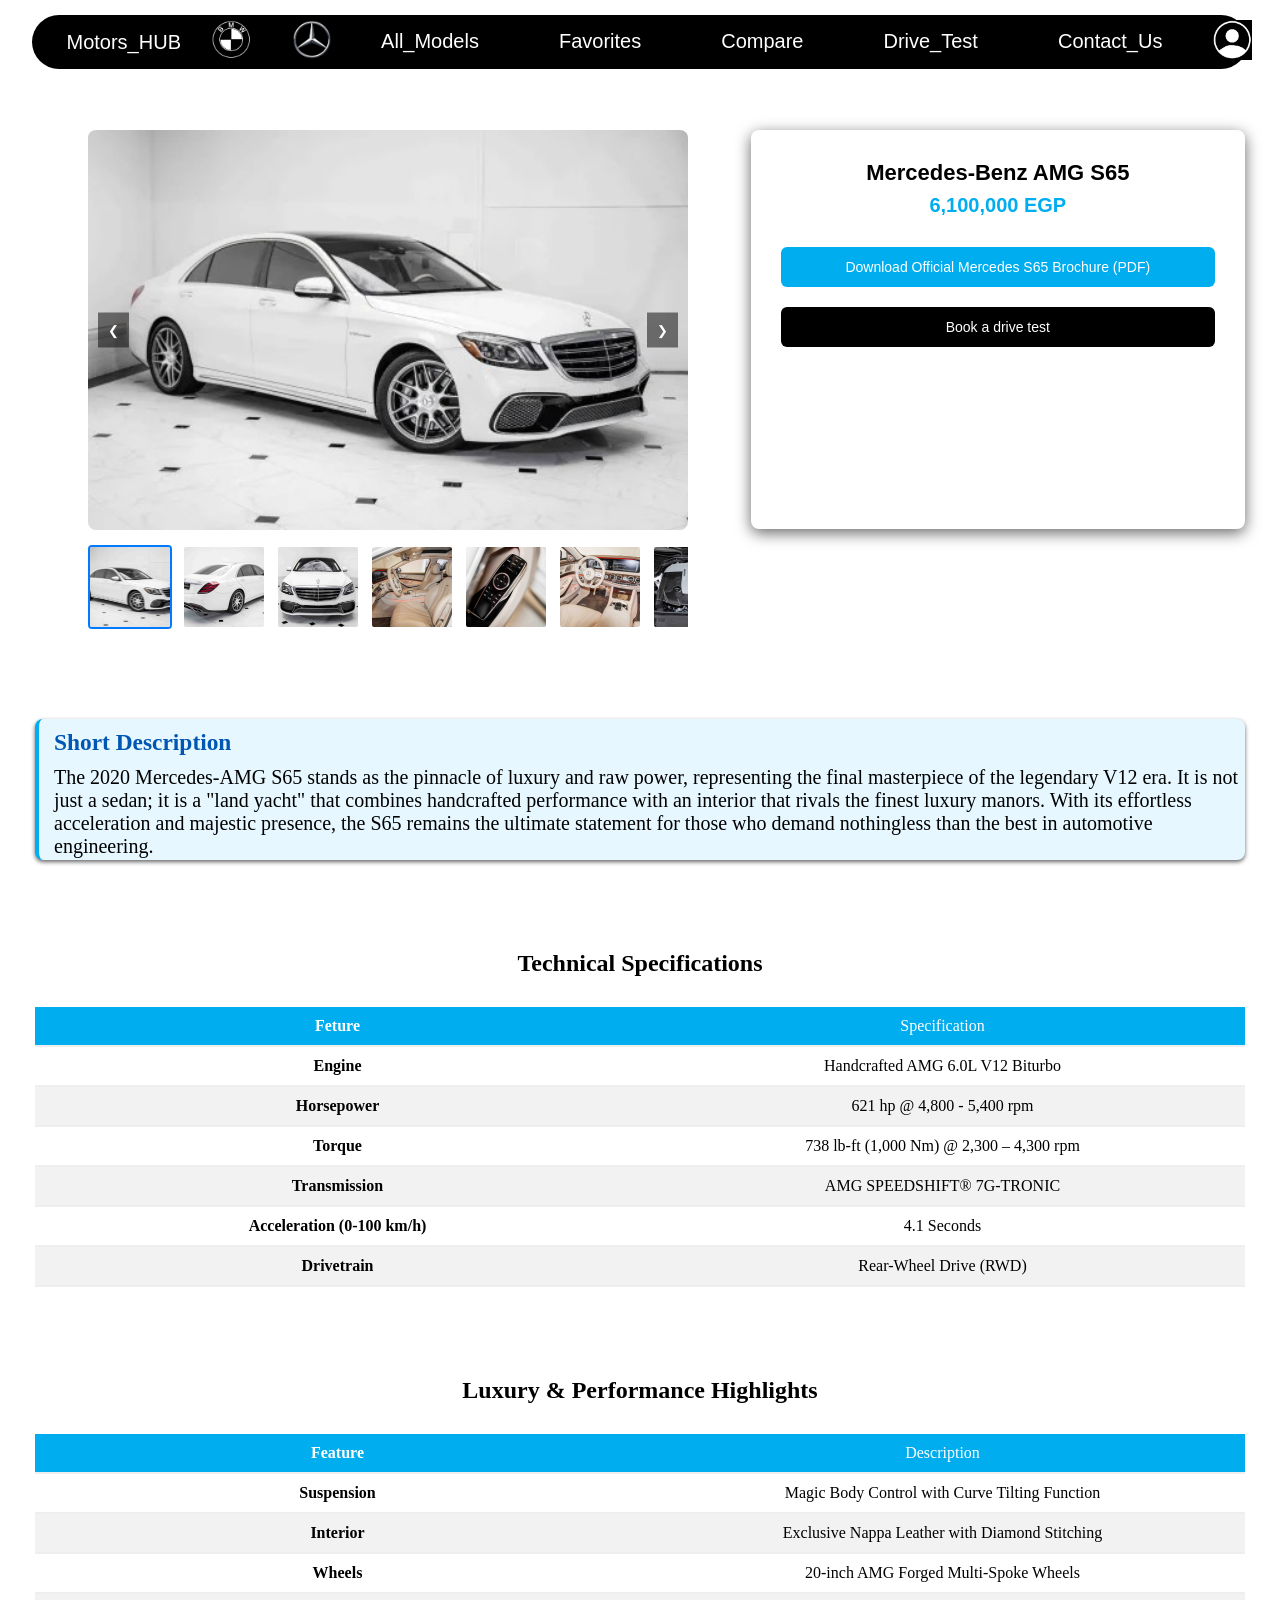
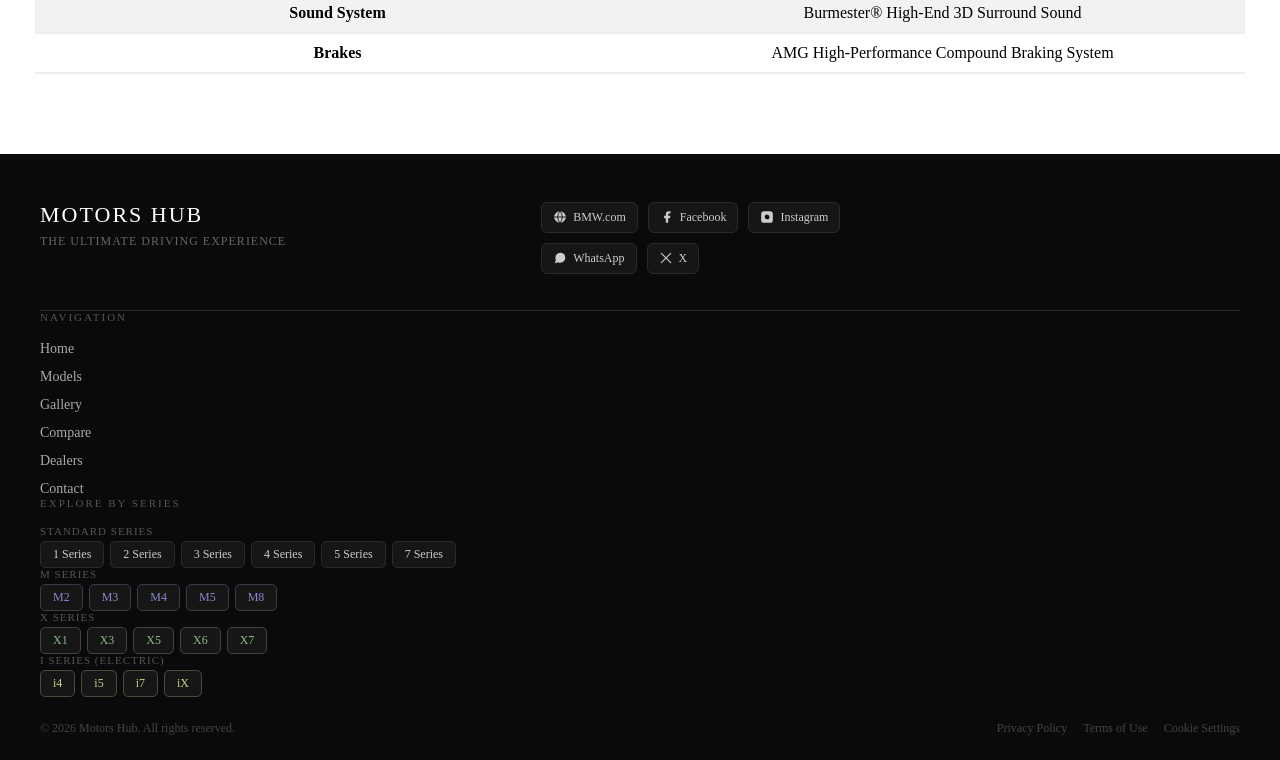
<file: car 2.html>
<!DOCTYPE html>
<html>
    <head>
        <meta charset="UTF-8">
        <link rel="stylesheet" href="css/style_1.css">
        <link rel="stylesheet" href="css/theme.css">
        <title>Mercedes-AMG S65</title>
    </head>
    <body>
        <header>
             <nav>
                <a href="index_1.html">
                    <button>Motors_HUB</button>
                </a>  
                <div class="logos">                 
                    <a href="index_1.html">
                        <img src="images/logo.jpg" alt="Logo" class="logo">
                    </a>
                    <a href="index_1.html">
                        <img src="images/mlogo.jpg" alt="Logo" class="logo">
                    </a>
                </div>
                <div class="button">
                    <a href="All models.html">
                         <button>All_Models</button>
                    </a>
                    <a href="favorites.html">
                         <button>Favorites</button>
                    </a>
                    <a href="compare.html">
                         <button>Compare</button>
                    </a>
                    <a href="drive test.html">
                        <button>Drive_Test</button>
                    </a>
                    <a href="contact_us.html" title="Contact">
                        <button>Contact_Us</button>
                    </a>
                        <a href="login.html"  title="Login">
                        <img src="images/login.jpg" alt="Logo" class="logo">
                    </a>
                </div>
                <button type="button" class="theme" onclick="switchTheme()">theme</button>
            </nav>
        </header>
        <main>
            <section>
                <div class="package">
                    <div class="gallery">
                        <div class="main">
                            <img id="current" src="photos/car 2/mercedes-benz amg S 65.jpg">
                            <button class="btn prev" onclick="changeSlide(-1)">&#10094</button>
                            <button class="btn next" onclick="changeSlide(1)">&#10095</button>
                        </div>
                        <diV class="thumb">
                            <img class="product active" src="photos/car 2/mercedes-benz amg S 65.jpg" onclick="setMainImage(this)">
                            <img class="product" src="photos/car 2/2.jpg" onclick="setMainImage(this)">
                            <img class="product" src="photos/car 2/3.jpg" onclick="setMainImage(this)">
                            <img class="product" src="photos/car 2/4.jpg" onclick="setMainImage(this)">
                            <img class="product" src="photos/car 2/5.jpg" onclick="setMainImage(this)">
                            <img class="product" src="photos/car 2/6.jpg" onclick="setMainImage(this)">
                            <img class="product" src="photos/car 2/7.jpg" onclick="setMainImage(this)">
                            <img class="product" src="photos/car 2/8.jpg" onclick="setMainImage(this)">
                            <img class="product" src="photos/car 2/9.jpg" onclick="setMainImage(this)">
                        </diV>
                    </div>
                    <div class="info">
                        <P class="car-data">Mercedes-Benz AMG S65</P>
                        <P class="car-data-price">6,100,000 EGP</P>
                        <button type="button"><a href="document/Mercedes-Benz S65.pdf">Download Official Mercedes S65 Brochure (PDF)</a></button>
                        <button type="button"><a href="drive test.html">Book a drive test</a></button>
                    </div>
                </div>
                <div class="paragraph">
                    <h3 class="Description">Short Description</h3>
                    <p class="text">The 2020 Mercedes-AMG S65 stands as the pinnacle of luxury and raw power,
                        representing the final masterpiece of the legendary V12 era.
                        It is not just a sedan; it is a "land yacht" that combines handcrafted
                        performance with an interior that rivals the finest luxury manors.
                        With its effortless acceleration and majestic presence,
                        the S65 remains the ultimate statement for those who demand nothingless than the best in automotive engineering.
                    </p>
                </div>

                <h2 class="table-title">Technical Specifications</h2>
                <table>
                    <thead>
                        <tr class="head">
                            <th>Feture</th>
                            <td>Specification</td>
                        </tr>
                    </thead>

                    <tr>
                        <th class="feature name">Engine</th>
                        <td class="feature function">Handcrafted AMG 6.0L V12 Biturbo</td>
                    </tr>

                    <tr>
                        <th class="feature name">Horsepower</th>
                        <td class="feature function">621 hp @ 4,800 - 5,400 rpm</td>
                    </tr>

                    <tr>
                        <th class="feature name">Torque</th>
                        <td class="feature function">738 lb-ft (1,000 Nm) @ 2,300 – 4,300 rpm</td>
                    </tr>

                    <tr>
                        <th class="feature name">Transmission</th>
                        <td class="feature function">AMG SPEEDSHIFT® 7G-TRONIC</td>
                    </tr>

                    <tr>
                        <th class="feature name">Acceleration (0-100 km/h)</th>
                        <td class="feature function">4.1 Seconds</td>
                    </tr>

                    <tr>
                        <th class="feature name">Drivetrain</th>
                        <td class="feature function">Rear-Wheel Drive (RWD)</td>
                    </tr>
                </table>

                <h2 class="table-title">Luxury & Performance Highlights</h2>

                <table>
                    <thead>
                        <tr class="head">
                            <th>Feature</th>
                            <td>Description</td>
                        </tr>
                    </thead>

                    <tr>
                        <th class="feature name">Suspension</th>
                        <td class="feature function">Magic Body Control with Curve Tilting Function</td>
                    </tr>

                    <tr>
                        <th class="feature name">Interior</th>
                        <td class="feature function">Exclusive Nappa Leather with Diamond Stitching</td>
                    </tr>

                    <tr>
                        <th class="feature name">Wheels</th>
                        <td class="feature function">20-inch AMG Forged Multi-Spoke Wheels</td>
                    </tr>

                    <tr>
                        <th class="feature name">Sound System</th>
                        <td class="feature function">Burmester® High-End 3D Surround Sound</td>
                    </tr>

                    <tr>
                        <th class="feature name">Brakes</th>
                        <td class="feature function">AMG High-Performance Compound Braking System</td>
                    </tr>
                </table>
            </section>
        </main>
        <footer>
            <div class="footer-top">
                <div>
                    <p class="brand-name">MOTORS HUB</p>
                    <p class="brand-tagline">The Ultimate Driving Experience</p>
                </div>
                <div class="social-row">
                    <a class="social-btn" href="https://bmw.com" target="_blank">
                        <svg viewBox="0 0 24 24"><circle cx="12" cy="12" r="10"/><path d="M2 12h20M12 2a15.3 15.3 0 0 1 4 10 15.3 15.3 0 0 1-4 10 15.3 15.3 0 0 1-4-10 15.3 15.3 0 0 1 4-10z" fill="none" stroke="#0a0a0a" stroke-width="1.5"/></svg>
                        BMW.com
                    </a>
                    <a class="social-btn" href="https://facebook.com" target="_blank">
                        <svg viewBox="0 0 24 24"><path d="M18 2h-3a5 5 0 0 0-5 5v3H7v4h3v8h4v-8h3l1-4h-4V7a1 1 0 0 1 1-1h3z"/></svg>
                        Facebook
                    </a>
                    <a class="social-btn" href="https://instagram.com" target="_blank">
                        <svg viewBox="0 0 24 24"><rect x="2" y="2" width="20" height="20" rx="5" ry="5"/><path d="M16 11.37A4 4 0 1 1 12.63 8 4 4 0 0 1 16 11.37z" fill="#0a0a0a"/><line x1="17.5" y1="6.5" x2="17.51" y2="6.5"/></svg>
                        Instagram
                    </a>
                    <a class="social-btn" href="https://wa.me/YOUR_NUMBER" target="_blank">
                        <svg viewBox="0 0 24 24"><path d="M21 11.5a8.38 8.38 0 0 1-.9 3.8 8.5 8.5 0 0 1-7.6 4.7 8.38 8.38 0 0 1-3.8-.9L3 21l1.9-5.7a8.38 8.38 0 0 1-.9-3.8 8.5 8.5 0 0 1 4.7-7.6 8.38 8.38 0 0 1 3.8-.9h.5a8.48 8.48 0 0 1 8 8v.5z"/></svg>
                        WhatsApp
                    </a>
                    <a class="social-btn" href="https://x.com" target="_blank">
                        <svg viewBox="0 0 24 24"><path d="M4 4l16 16M20 4 4 20" stroke="currentColor" stroke-width="2" fill="none" stroke-linecap="round"/></svg>
                        X
                    </a>
                </div>
            </div>
 
            <div>
                <p class="col-title">Navigation</p>
                <ul class="nav-links">
                    <li><a href="#">Home</a></li>
                    <li><a href="#">Models</a></li>
                    <li><a href="#">Gallery</a></li>
                    <li><a href="#">Compare</a></li>
                    <li><a href="#">Dealers</a></li>
                    <li><a href="#">Contact</a></li>
                </ul>
            </div>
 
            <div class="series-grid">
                <div>
                    <p class="col-title">Explore by series</p>
                    <p class="series-label">Standard series</p>
                    <div class="badge-row">
                        <a class="badge" href="#">1 Series</a>
                        <a class="badge" href="#">2 Series</a>
                        <a class="badge" href="#">3 Series</a>
                        <a class="badge" href="#">4 Series</a>
                        <a class="badge" href="#">5 Series</a>
                        <a class="badge" href="#">7 Series</a>
                    </div>
                </div>
            </div>
            <div>
                <p class="series-label">M series</p>
                <div class="badge-row">
                    <a class="badge m" href="#">M2</a>
                    <a class="badge m" href="#">M3</a>
                    <a class="badge m" href="#">M4</a>
                    <a class="badge m" href="#">M5</a>
                    <a class="badge m" href="#">M8</a>
                </div>
            </div>
             </div>
        <div>
            <p class="series-label">X series</p>
            <div class="badge-row">
                 <a class="badge x" href="#">X1</a>
                 <a class="badge x" href="#">X3</a>
                 <a class="badge x" href="#">X5</a>
                 <a class="badge x" href="#">X6</a>
                <a class="badge x" href="#">X7</a>
            </div>
        </div>
        <div>
          <p class="series-label">i series (electric)</p>
          <div class="badge-row">
            <a class="badge i" href="#">i4</a>
            <a class="badge i" href="#">i5</a>
            <a class="badge i" href="#">i7</a>
            <a class="badge i" href="#">iX</a>
          </div>
        </div>
      </div>
 
    </div>
 

            <div class="footer-bottom">
                <p class="copyright">© 2026 Motors Hub. All rights reserved.</p>
                <div class="legal-links">
                    <a href="#">Privacy Policy</a>
                    <a href="#">Terms of Use</a>
                    <a href="#">Cookie Settings</a>
                </div>
            </div>
        </footer>
        <script src="js/gallery.js"></script>
        <script src="js/themes.js"></script>
    </body>
</html>
</file>
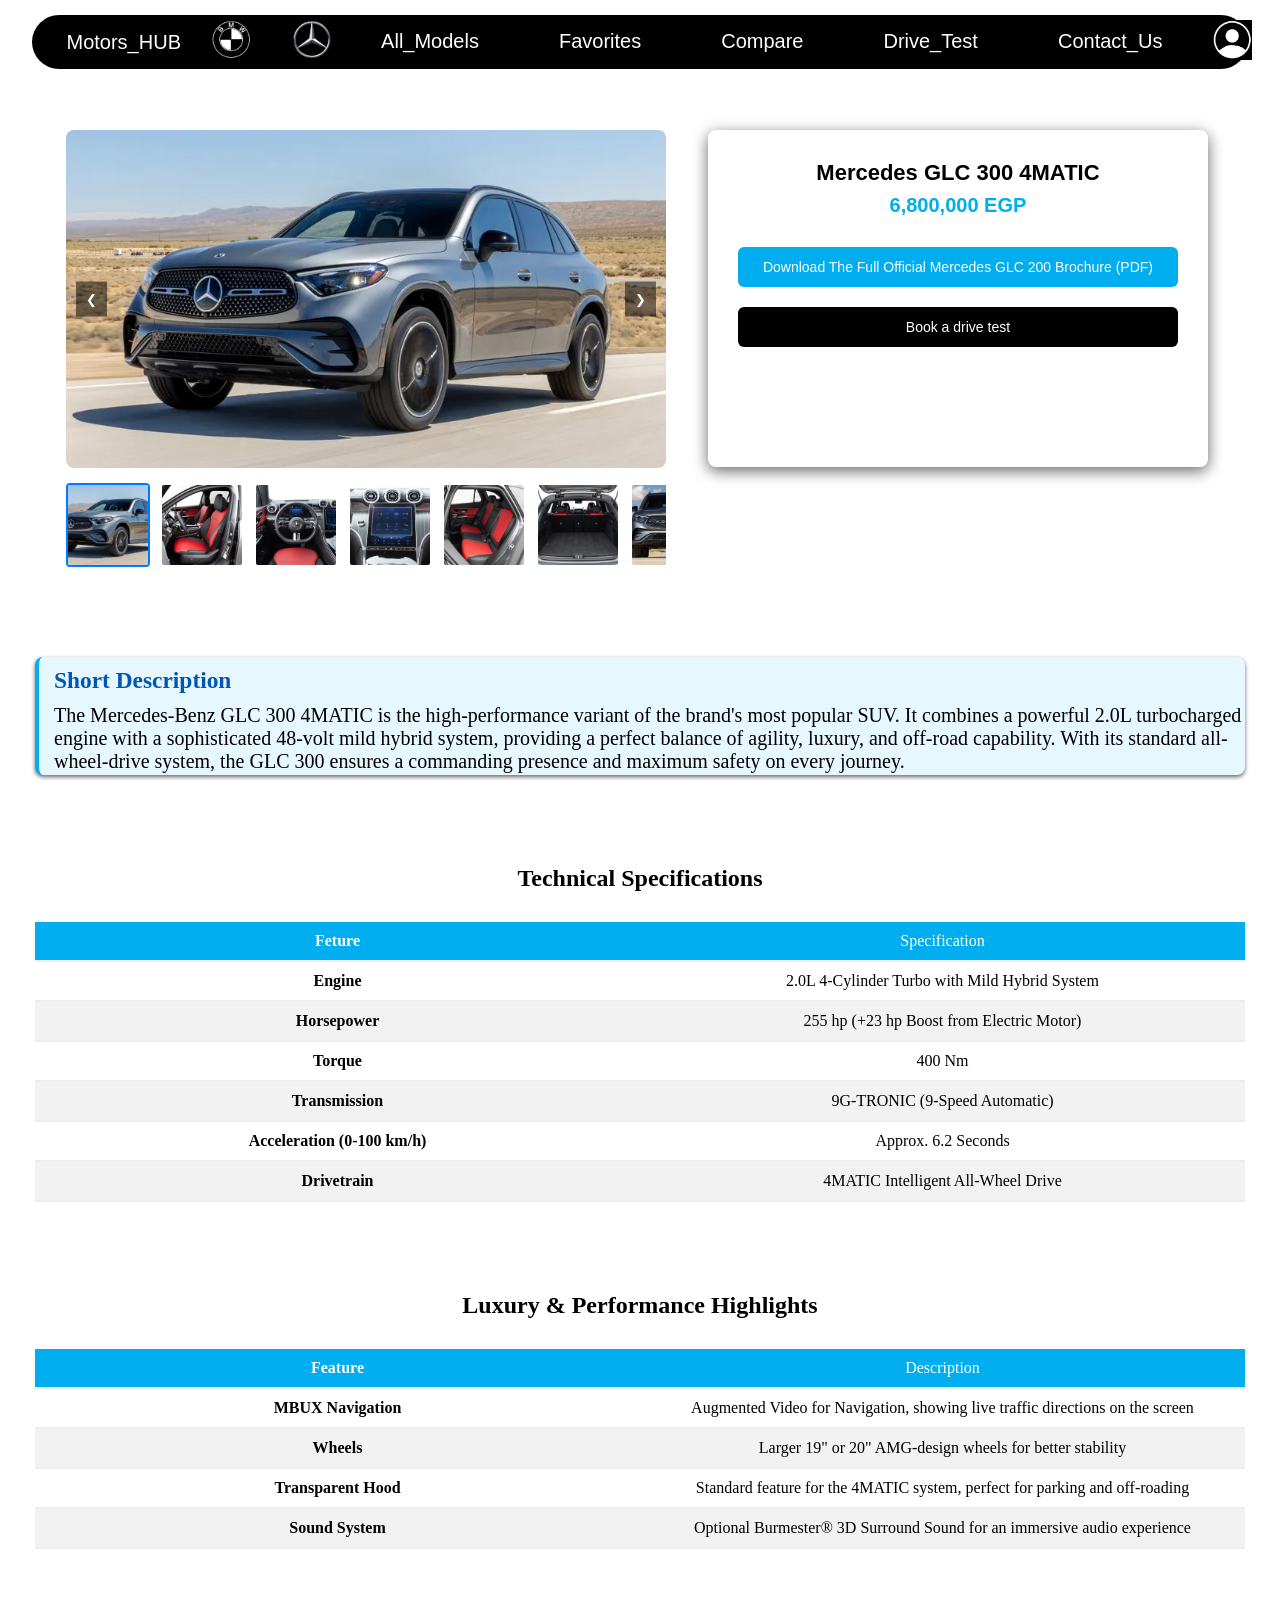
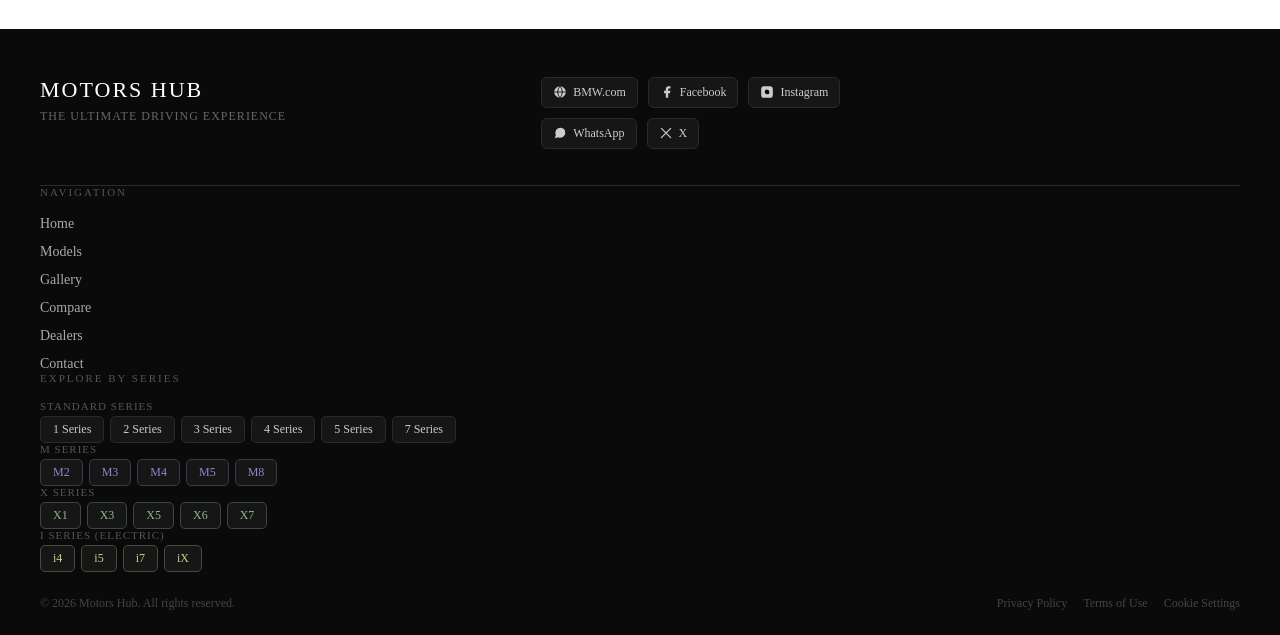
<file: car 4.html>
<!DOCTYPE html>
<html>
    <head>
        <meta charset="UTF-8">
        <link rel="stylesheet" href="css/style_1.css">
        <link rel="stylesheet" href="css/theme.css">
        <title>Mercedes GLC300</title>
    </head>
    <body>
        <header>
             <nav>
                <a href="index_1.html">
                    <button>Motors_HUB</button>
                </a>  
                <div class="logos">                 
                    <a href="index_1.html">
                        <img src="images/logo.jpg" alt="Logo" class="logo">
                    </a>
                    <a href="index_1.html">
                        <img src="images/mlogo.jpg" alt="Logo" class="logo">
                    </a>
                </div>
                <div class="button">
                    <a href="All models.html">
                         <button>All_Models</button>
                    </a>
                    <a href="favorites.html">
                         <button>Favorites</button>
                    </a>
                    <a href="compare.html">
                         <button>Compare</button>
                    </a>
                    <a href="drive test.html">
                        <button>Drive_Test</button>
                    </a>
                    <a href="contact_us.html" title="Contact">
                        <button>Contact_Us</button>
                    </a>
                        <a href="login.html"  title="Login">
                        <img src="images/login.jpg" alt="Logo" class="logo">
                    </a>
                </div>
                <button type="button" class="theme" onclick="switchTheme()">theme</button>
            </nav>
        </header>
        <main>
            <section>
                <div class="package">
                    <div class="gallery">
                        <div class="main">
                            <img id="current" src="photos/car 4/Mercedes GLC 300.jpg">
                            <button class="btn prev" onclick="changeSlide(-1)">&#10094</button>
                            <button class="btn next" onclick="changeSlide(1)">&#10095</button>
                        </div>
                        <diV class="thumb">
                            <img class="product active" src="photos/car 4/Mercedes GLC 300.jpg" onclick="setMainImage(this)">
                            <img class="product" src="photos/car 4/1.jpg" onclick="setMainImage(this)">
                            <img class="product" src="photos/car 4/2.jpg" onclick="setMainImage(this)">
                            <img class="product" src="photos/car 4/3.jpg" onclick="setMainImage(this)">
                            <img class="product" src="photos/car 4/4.jpg" onclick="setMainImage(this)">
                            <img class="product" src="photos/car 4/5.jpg" onclick="setMainImage(this)">
                            <img class="product" src="photos/car 4/6.jpg" onclick="setMainImage(this)">
                            <img class="product" src="photos/car 4/7.jpg" onclick="setMainImage(this)">
                            <img class="product" src="photos/car 4/8.jpg" onclick="setMainImage(this)">
                            <img class="product" src="photos/car 4/9.jpg" onclick="setMainImage(this)">
                            <img class="product" src="photos/car 4/10.jpg" onclick="setMainImage(this)">
                            <img class="product" src="photos/car 4/11.jpg" onclick="setMainImage(this)">
                            <img class="product" src="photos/car 4/12.jpg" onclick="setMainImage(this)">
                        </diV>
                    </div>
                    <div class="info">
                        <P class="car-data">Mercedes GLC 300 4MATIC</P>
                        <P class="car-data-price">6,800,000 EGP</P>
                        <button type="button"><a href="https://www.mbusa.com/content/dam/mb-nafta/us/brochures/pdf/MY21_GLC_WebPDF_01.29.21%20(1).pdf">Download The Full Official Mercedes GLC 200 Brochure (PDF)</a></button>
                        <button type="button"><a href="drive test.html">Book a drive test</a></button>
                    </div>
                </div>
                <div class="paragraph">
                    <h3 class="Description">Short Description</h3>
                    <p class="text">The Mercedes-Benz GLC 300 4MATIC
                         is the high-performance variant of the brand's most popular SUV.
                         It combines a powerful 2.0L turbocharged engine with a sophisticated 48-volt mild hybrid system, 
                         providing a perfect balance of agility, luxury, and off-road capability. 
                         With its standard all-wheel-drive system, the GLC 300 ensures a commanding 
                         presence and maximum safety on every journey.
                    </p>
                </div>

                <h2 class="table-title">Technical Specifications</h2>
                <table>
                    <thead>
                        <tr class="head">
                            <th>Feture</th>
                            <td>Specification</td>
                        </tr>
                    </thead>

                    <tr>
                        <th class="feature name">Engine</th>
                        <td class="feature function">2.0L 4-Cylinder Turbo with Mild Hybrid System</td>
                    </tr>

                    <tr>
                        <th class="feature name">Horsepower</th>
                        <td class="feature function">255 hp (+23 hp Boost from Electric Motor)</td>
                    </tr>

                    <tr>
                        <th class="feature name">Torque</th>
                        <td class="feature function">400 Nm</td>
                    </tr>

                    <tr>
                        <th class="feature name">Transmission</th>
                        <td class="feature function">9G-TRONIC (9-Speed Automatic)</td>
                    </tr>

                    <tr>
                        <th class="feature name">Acceleration (0-100 km/h)</th>
                        <td class="feature function">Approx. 6.2 Seconds</td>
                    </tr>

                    <tr>
                        <th class="feature name">Drivetrain</th>
                        <td class="feature function">4MATIC Intelligent All-Wheel Drive</td>
                    </tr>
                </table>

                <h2 class="table-title">Luxury & Performance Highlights</h2>

                <table>
                    <thead>
                        <tr class="head">
                            <th>Feature</th>
                            <td>Description</td>
                        </tr>
                    </thead>

                    <tr>
                        <th class="feature name">MBUX Navigation</th>
                        <td class="feature function">Augmented Video for Navigation, showing live traffic directions on the screen</td>
                    </tr>

                    <tr>
                        <th class="feature name">Wheels</th>
                        <td class="feature function">Larger 19" or 20" AMG-design wheels for better stability</td>
                    </tr>

                    <tr>
                        <th class="feature name">Transparent Hood</th>
                        <td class="feature function">Standard feature for the 4MATIC system, perfect for parking and off-roading</td>
                    </tr>

                    <tr>
                        <th class="feature name">Sound System</th>
                        <td class="feature function">Optional Burmester® 3D Surround Sound for an immersive audio experience</td>
                    </tr>
                </table>
            </section>
        </main>
        <footer>
            <div class="footer-top">
                <div>
                    <p class="brand-name">MOTORS HUB</p>
                    <p class="brand-tagline">The Ultimate Driving Experience</p>
                </div>
                <div class="social-row">
                    <a class="social-btn" href="https://bmw.com" target="_blank">
                        <svg viewBox="0 0 24 24"><circle cx="12" cy="12" r="10"/><path d="M2 12h20M12 2a15.3 15.3 0 0 1 4 10 15.3 15.3 0 0 1-4 10 15.3 15.3 0 0 1-4-10 15.3 15.3 0 0 1 4-10z" fill="none" stroke="#0a0a0a" stroke-width="1.5"/></svg>
                        BMW.com
                    </a>
                    <a class="social-btn" href="https://facebook.com" target="_blank">
                        <svg viewBox="0 0 24 24"><path d="M18 2h-3a5 5 0 0 0-5 5v3H7v4h3v8h4v-8h3l1-4h-4V7a1 1 0 0 1 1-1h3z"/></svg>
                        Facebook
                    </a>
                    <a class="social-btn" href="https://instagram.com" target="_blank">
                        <svg viewBox="0 0 24 24"><rect x="2" y="2" width="20" height="20" rx="5" ry="5"/><path d="M16 11.37A4 4 0 1 1 12.63 8 4 4 0 0 1 16 11.37z" fill="#0a0a0a"/><line x1="17.5" y1="6.5" x2="17.51" y2="6.5"/></svg>
                        Instagram
                    </a>
                    <a class="social-btn" href="https://wa.me/YOUR_NUMBER" target="_blank">
                        <svg viewBox="0 0 24 24"><path d="M21 11.5a8.38 8.38 0 0 1-.9 3.8 8.5 8.5 0 0 1-7.6 4.7 8.38 8.38 0 0 1-3.8-.9L3 21l1.9-5.7a8.38 8.38 0 0 1-.9-3.8 8.5 8.5 0 0 1 4.7-7.6 8.38 8.38 0 0 1 3.8-.9h.5a8.48 8.48 0 0 1 8 8v.5z"/></svg>
                        WhatsApp
                    </a>
                    <a class="social-btn" href="https://x.com" target="_blank">
                        <svg viewBox="0 0 24 24"><path d="M4 4l16 16M20 4 4 20" stroke="currentColor" stroke-width="2" fill="none" stroke-linecap="round"/></svg>
                        X
                    </a>
                </div>
            </div>
 
            <div>
                <p class="col-title">Navigation</p>
                <ul class="nav-links">
                    <li><a href="#">Home</a></li>
                    <li><a href="#">Models</a></li>
                    <li><a href="#">Gallery</a></li>
                    <li><a href="#">Compare</a></li>
                    <li><a href="#">Dealers</a></li>
                    <li><a href="#">Contact</a></li>
                </ul>
            </div>
 
            <div class="series-grid">
                <div>
                    <p class="col-title">Explore by series</p>
                    <p class="series-label">Standard series</p>
                    <div class="badge-row">
                        <a class="badge" href="#">1 Series</a>
                        <a class="badge" href="#">2 Series</a>
                        <a class="badge" href="#">3 Series</a>
                        <a class="badge" href="#">4 Series</a>
                        <a class="badge" href="#">5 Series</a>
                        <a class="badge" href="#">7 Series</a>
                    </div>
                </div>
            </div>
            <div>
                <p class="series-label">M series</p>
                <div class="badge-row">
                    <a class="badge m" href="#">M2</a>
                    <a class="badge m" href="#">M3</a>
                    <a class="badge m" href="#">M4</a>
                    <a class="badge m" href="#">M5</a>
                    <a class="badge m" href="#">M8</a>
                </div>
            </div>
             </div>
        <div>
            <p class="series-label">X series</p>
            <div class="badge-row">
                 <a class="badge x" href="#">X1</a>
                 <a class="badge x" href="#">X3</a>
                 <a class="badge x" href="#">X5</a>
                 <a class="badge x" href="#">X6</a>
                <a class="badge x" href="#">X7</a>
            </div>
        </div>
        <div>
          <p class="series-label">i series (electric)</p>
          <div class="badge-row">
            <a class="badge i" href="#">i4</a>
            <a class="badge i" href="#">i5</a>
            <a class="badge i" href="#">i7</a>
            <a class="badge i" href="#">iX</a>
          </div>
        </div>
      </div>
 
    </div>
 

            <div class="footer-bottom">
                <p class="copyright">© 2026 Motors Hub. All rights reserved.</p>
                <div class="legal-links">
                    <a href="#">Privacy Policy</a>
                    <a href="#">Terms of Use</a>
                    <a href="#">Cookie Settings</a>
                </div>
            </div>
        </footer>
        <script src="js/gallery.js"></script>
        <script src="js/themes.js"></script>
    </body>
</html>
</file>
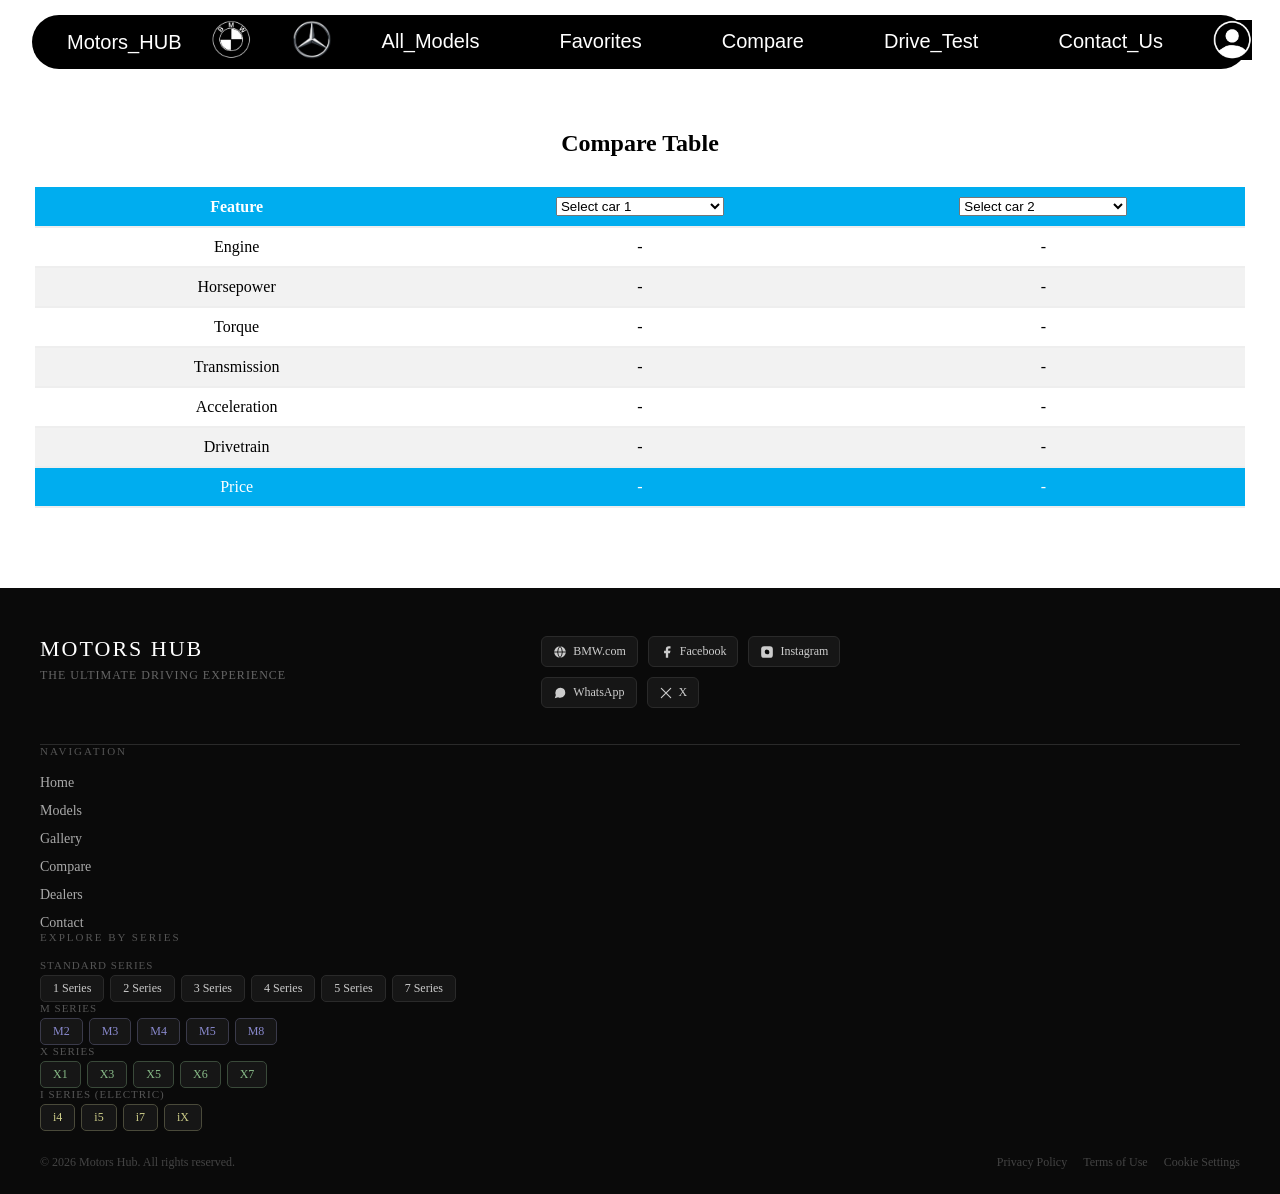
<file: compare.html>
<!DOCTYPE html>
<html>
    <head>
        <meta charset="UTF-8">
        <link rel="stylesheet" href="css/style_1.css">
        <link rel="stylesheet" href="css/theme.css">
        <title>Compare table</title>
    </head>
    <body>
        <header>
             <nav>
                <a href="index_1.html">
                    <button>Motors_HUB</button>
                </a>  
                <div class="logos">                 
                    <a href="index_1.html">
                        <img src="images/logo.jpg" alt="Logo" class="logo">
                    </a>
                    <a href="index_1.html">
                        <img src="images/mlogo.jpg" alt="Logo" class="logo">
                    </a>
                </div>
                <div class="button">
                    <a href="All models.html">
                         <button>All_Models</button>
                    </a>
                    <a href="favorites.html">
                         <button>Favorites</button>
                    </a>
                    <a href="compare.html">
                         <button>Compare</button>
                    </a>
                    <a href="drive test.html">
                        <button>Drive_Test</button>
                    </a>
                    <a href="contact_us.html" title="Contact">
                        <button>Contact_Us</button>
                    </a>
                        <a href="login.html"  title="Login">
                        <img src="images/login.jpg" alt="Logo" class="logo">
                    </a>
                </div>
                <button type="button" class="theme" onclick="switchTheme()">theme</button>
            </nav>
        </header>
        <body>
            <main>
            <section>
                <h2>Compare Table</h2>
                    <table>
                        <thead>
                            <tr class="head">
                                <th>Feature</th>
                                <th>
                                    <select id="car1Select" onchange="updateCompare()">
                                        <option value="">Select car 1</option>
                                        <option value="S65">Mercedse S65</option>
                                        <option value="C200">Mercedes-benz C200</option>
                                        <option value="GLC300">Mercedes-benz GLC300</option>
                                        <option value="G63">Mercedes-AMG G63</option>
                                    </select>
                                </th>
                                <th>
                                    <select id="car2Select" onchange="updateCompare()">
                                        <option value="">Select car 2</option>
                                        <option value="S65">Mercedse S65</option>
                                        <option value="C200">Mercedes-benz C200</option>
                                        <option value="GLC300">Mercedes-benz GLC300</option>
                                        <option value="G63">Mercedes-AMG G63</option>
                                    </select>
                                </th>
                            </tr>
                        </thead>
                        <tbody>
                            <tr><td>Engine</td><td id="car1-engine">-</td><td id="car2-engine">-</td></tr>
                            <tr><td>Horsepower</td><td id="car1-hp">-</td><td id="car2-hp">-</td></tr>
                            <tr><td>Torque</td><td id="car1-torque">-</td><td id="car2-torque">-</td></tr>
                            <tr><td>Transmission</td><td id="car1-transmission">-</td><td id="car2-transmission">-</td></tr>
                            <tr><td>Acceleration</td><td id="car1-acceleration">-</td><td id="car2-acceleration">-</td></tr>
                            <tr><td>Drivetrain</td><td id="car1-drivetrain">-</td><td id="car2-drivetrain">-</td></tr>
                        </tbody>
                        <tfoot>
                            <tr class="head"><td>Price</td><td id="car1-price">-</td><td id="car2-price">-</td></tr>
                        </tfoot>
                    </table>
            </section>
            </main>
            <footer>
            <div class="footer-top">
                <div>
                    <p class="brand-name">MOTORS HUB</p>
                    <p class="brand-tagline">The Ultimate Driving Experience</p>
                </div>
                <div class="social-row">
                    <a class="social-btn" href="https://bmw.com" target="_blank">
                        <svg viewBox="0 0 24 24"><circle cx="12" cy="12" r="10"/><path d="M2 12h20M12 2a15.3 15.3 0 0 1 4 10 15.3 15.3 0 0 1-4 10 15.3 15.3 0 0 1-4-10 15.3 15.3 0 0 1 4-10z" fill="none" stroke="#0a0a0a" stroke-width="1.5"/></svg>
                        BMW.com
                    </a>
                    <a class="social-btn" href="https://facebook.com" target="_blank">
                        <svg viewBox="0 0 24 24"><path d="M18 2h-3a5 5 0 0 0-5 5v3H7v4h3v8h4v-8h3l1-4h-4V7a1 1 0 0 1 1-1h3z"/></svg>
                        Facebook
                    </a>
                    <a class="social-btn" href="https://instagram.com" target="_blank">
                        <svg viewBox="0 0 24 24"><rect x="2" y="2" width="20" height="20" rx="5" ry="5"/><path d="M16 11.37A4 4 0 1 1 12.63 8 4 4 0 0 1 16 11.37z" fill="#0a0a0a"/><line x1="17.5" y1="6.5" x2="17.51" y2="6.5"/></svg>
                        Instagram
                    </a>
                    <a class="social-btn" href="https://wa.me/YOUR_NUMBER" target="_blank">
                        <svg viewBox="0 0 24 24"><path d="M21 11.5a8.38 8.38 0 0 1-.9 3.8 8.5 8.5 0 0 1-7.6 4.7 8.38 8.38 0 0 1-3.8-.9L3 21l1.9-5.7a8.38 8.38 0 0 1-.9-3.8 8.5 8.5 0 0 1 4.7-7.6 8.38 8.38 0 0 1 3.8-.9h.5a8.48 8.48 0 0 1 8 8v.5z"/></svg>
                        WhatsApp
                    </a>
                    <a class="social-btn" href="https://x.com" target="_blank">
                        <svg viewBox="0 0 24 24"><path d="M4 4l16 16M20 4 4 20" stroke="currentColor" stroke-width="2" fill="none" stroke-linecap="round"/></svg>
                        X
                    </a>
                </div>
            </div>
 
            <div>
                <p class="col-title">Navigation</p>
                <ul class="nav-links">
                    <li><a href="#">Home</a></li>
                    <li><a href="#">Models</a></li>
                    <li><a href="#">Gallery</a></li>
                    <li><a href="#">Compare</a></li>
                    <li><a href="#">Dealers</a></li>
                    <li><a href="#">Contact</a></li>
                </ul>
            </div>
 
            <div class="series-grid">
                <div>
                    <p class="col-title">Explore by series</p>
                    <p class="series-label">Standard series</p>
                    <div class="badge-row">
                        <a class="badge" href="#">1 Series</a>
                        <a class="badge" href="#">2 Series</a>
                        <a class="badge" href="#">3 Series</a>
                        <a class="badge" href="#">4 Series</a>
                        <a class="badge" href="#">5 Series</a>
                        <a class="badge" href="#">7 Series</a>
                    </div>
                </div>
            </div>
            <div>
                <p class="series-label">M series</p>
                <div class="badge-row">
                    <a class="badge m" href="#">M2</a>
                    <a class="badge m" href="#">M3</a>
                    <a class="badge m" href="#">M4</a>
                    <a class="badge m" href="#">M5</a>
                    <a class="badge m" href="#">M8</a>
                </div>
            </div>
             </div>
        <div>
            <p class="series-label">X series</p>
            <div class="badge-row">
                 <a class="badge x" href="#">X1</a>
                 <a class="badge x" href="#">X3</a>
                 <a class="badge x" href="#">X5</a>
                 <a class="badge x" href="#">X6</a>
                <a class="badge x" href="#">X7</a>
            </div>
        </div>
        <div>
          <p class="series-label">i series (electric)</p>
          <div class="badge-row">
            <a class="badge i" href="#">i4</a>
            <a class="badge i" href="#">i5</a>
            <a class="badge i" href="#">i7</a>
            <a class="badge i" href="#">iX</a>
          </div>
        </div>
      </div>
 
    </div>
 

            <div class="footer-bottom">
                <p class="copyright">© 2026 Motors Hub. All rights reserved.</p>
                <div class="legal-links">
                    <a href="#">Privacy Policy</a>
                    <a href="#">Terms of Use</a>
                    <a href="#">Cookie Settings</a>
                </div>
            </div>
        </footer>
            <script src="js/compare.js"></script>
            <script src="js/themes.js"></script>
    </body>
</html>
</file>
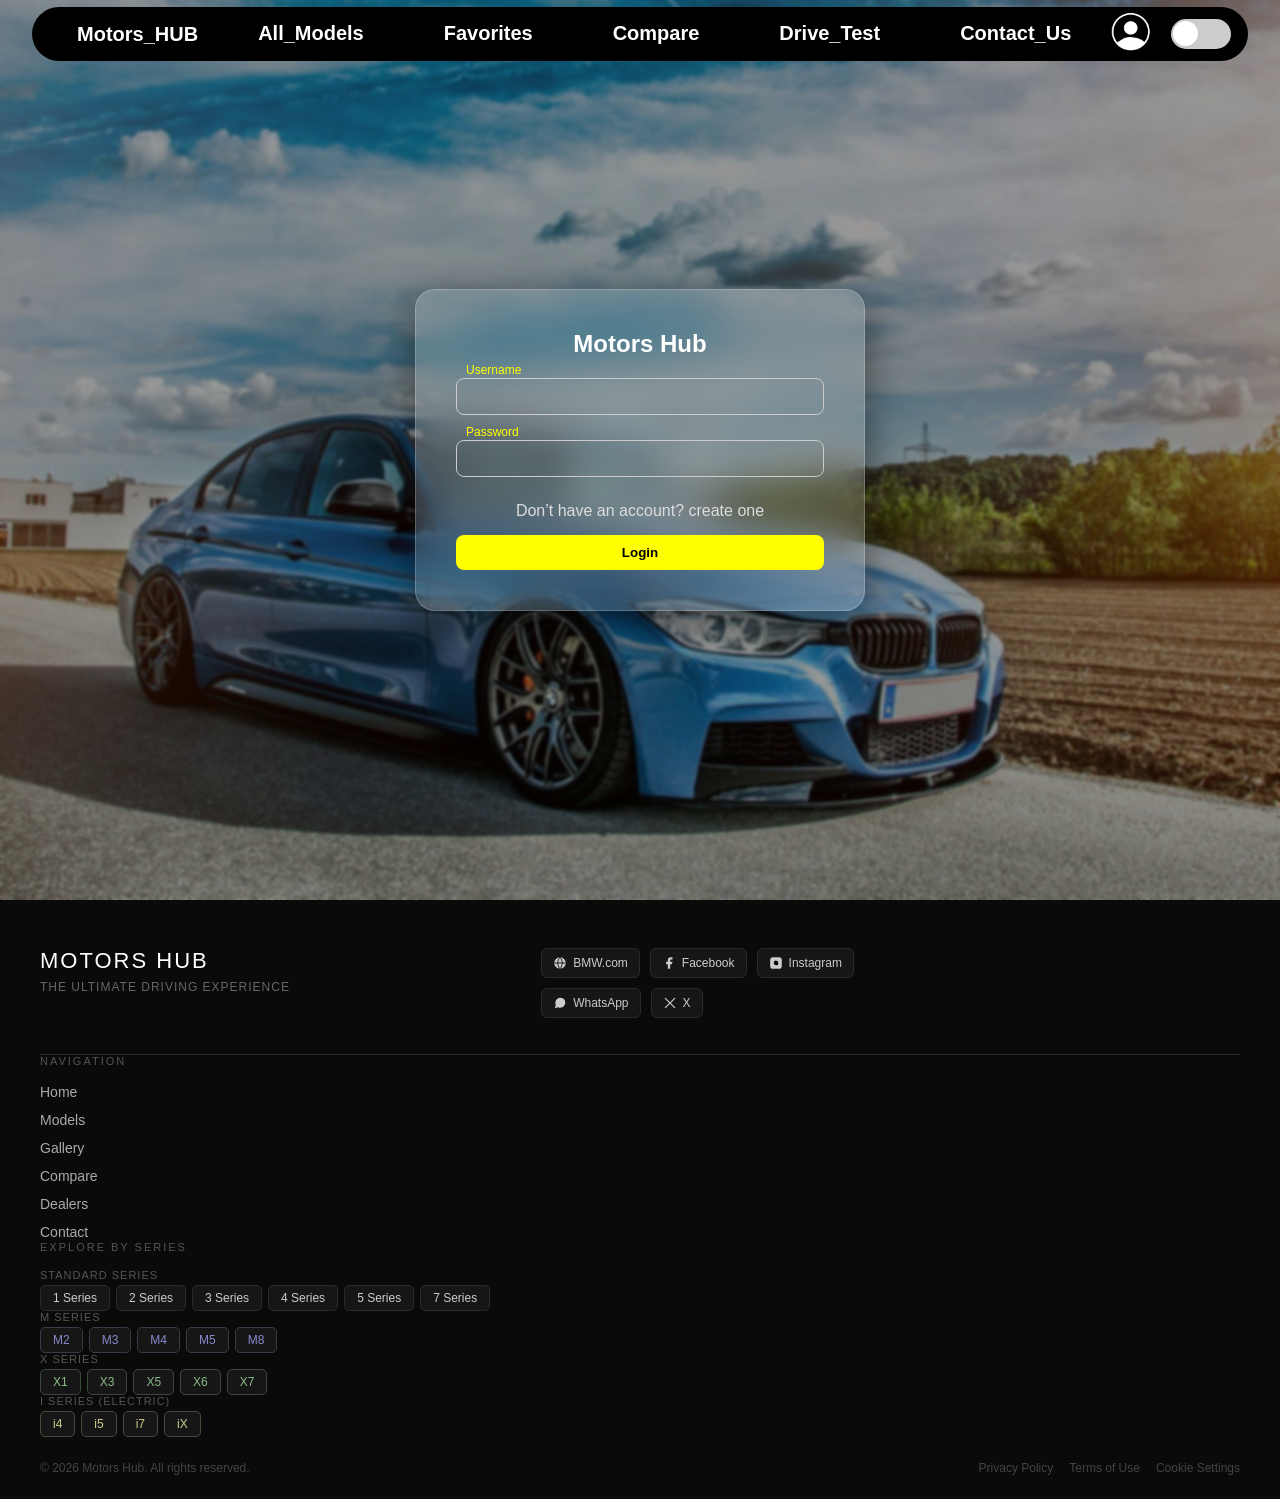
<file: login.html>
<!DOCTYPE html>
<html lang="en">

<head>
    <meta charset="UTF-8">
    <meta name="viewport" content="width=device-width, initial-scale=1.0">
    <link rel="stylesheet" href="css/style.css">
    <title>Login</title>
</head>

<body>

    <nav>
        <a href="index_1.html">
            <button>Motors_HUB</button>
        </a>  
        <div id="user">                 
           
        </div>
        <div class="button">
            <a href="All models.html">
                <button>All_Models</button>
            </a>
            <a href="favorites.html">
                <button>Favorites</button>
            </a>
            <a href="compare.html">
                <button>Compare</button>
            </a>
            <a href="drive test.html">
                <button>Drive_Test</button>
            </a>
            <a href="contact_us.html" title="Contact">
                <button>Contact_Us</button>
            </a>
                <a href="login.html"  title="Login">
                <img src="images/login.jpg" alt="Logo" class="logo">
            </a>
        </div>
        <div class="theme-toggle">
            <div class="toggle-btn">
                <div class="ball"></div>
            </div>
        </div>
    </nav>

    <div class="mainContentForm">
        <div class="container">
            <form id="loginForm">
                <h2>Motors Hub</h2>
                <div class="input-group"> <input type="text" id="username"> <label>Username</label> </div>
                <div class="input-group"> <input type="password" id="password"> <label>Password</label> </div>
                <a href="register.html" class="forget">Don’t have an account? create one</a> <button type="submit" class="loginBtn" id="save-info">Login</button>
            </form>
        </div>
    </div>

    <footer>
        <div class="footer-top">
            <div>
                <p class="brand-name">MOTORS HUB</p>
                <p class="brand-tagline">The Ultimate Driving Experience</p>
            </div>
            <div class="social-row">
                <a class="social-btn" href="https://bmw.com" target="_blank">
                    <svg viewBox="0 0 24 24">
                        <circle cx="12" cy="12" r="10" />
                        <path
                            d="M2 12h20M12 2a15.3 15.3 0 0 1 4 10 15.3 15.3 0 0 1-4 10 15.3 15.3 0 0 1-4-10 15.3 15.3 0 0 1 4-10z"
                            fill="none" stroke="#0a0a0a" stroke-width="1.5" />
                    </svg>
                    BMW.com
                </a>
                <a class="social-btn" href="https://facebook.com" target="_blank">
                    <svg viewBox="0 0 24 24">
                        <path d="M18 2h-3a5 5 0 0 0-5 5v3H7v4h3v8h4v-8h3l1-4h-4V7a1 1 0 0 1 1-1h3z" />
                    </svg>
                    Facebook
                </a>
                <a class="social-btn" href="https://instagram.com" target="_blank">
                    <svg viewBox="0 0 24 24">
                        <rect x="2" y="2" width="20" height="20" rx="5" ry="5" />
                        <path d="M16 11.37A4 4 0 1 1 12.63 8 4 4 0 0 1 16 11.37z" fill="#0a0a0a" />
                        <line x1="17.5" y1="6.5" x2="17.51" y2="6.5" />
                    </svg>
                    Instagram
                </a>
                <a class="social-btn" href="https://wa.me/YOUR_NUMBER" target="_blank">
                    <svg viewBox="0 0 24 24">
                        <path
                            d="M21 11.5a8.38 8.38 0 0 1-.9 3.8 8.5 8.5 0 0 1-7.6 4.7 8.38 8.38 0 0 1-3.8-.9L3 21l1.9-5.7a8.38 8.38 0 0 1-.9-3.8 8.5 8.5 0 0 1 4.7-7.6 8.38 8.38 0 0 1 3.8-.9h.5a8.48 8.48 0 0 1 8 8v.5z" />
                    </svg>
                    WhatsApp
                </a>
                <a class="social-btn" href="https://x.com" target="_blank">
                    <svg viewBox="0 0 24 24">
                        <path d="M4 4l16 16M20 4 4 20" stroke="currentColor" stroke-width="2" fill="none"
                            stroke-linecap="round" />
                    </svg>
                    X
                </a>
            </div>
        </div>

        <div>
            <p class="col-title">Navigation</p>
            <ul class="nav-links">
                <li><a href="#">Home</a></li>
                <li><a href="#">Models</a></li>
                <li><a href="#">Gallery</a></li>
                <li><a href="#">Compare</a></li>
                <li><a href="#">Dealers</a></li>
                <li><a href="#">Contact</a></li>
            </ul>
        </div>

        <div class="series-grid">
            <div>
                <p class="col-title">Explore by series</p>
                <p class="series-label">Standard series</p>
                <div class="badge-row">
                    <a class="badge" href="#">1 Series</a>
                    <a class="badge" href="#">2 Series</a>
                    <a class="badge" href="#">3 Series</a>
                    <a class="badge" href="#">4 Series</a>
                    <a class="badge" href="#">5 Series</a>
                    <a class="badge" href="#">7 Series</a>
                </div>
            </div>
        </div>
        <div>
            <p class="series-label">M series</p>
            <div class="badge-row">
                <a class="badge m" href="#">M2</a>
                <a class="badge m" href="#">M3</a>
                <a class="badge m" href="#">M4</a>
                <a class="badge m" href="#">M5</a>
                <a class="badge m" href="#">M8</a>
            </div>
        </div>
        </div>
        <div>
            <p class="series-label">X series</p>
            <div class="badge-row">
                <a class="badge x" href="#">X1</a>
                <a class="badge x" href="#">X3</a>
                <a class="badge x" href="#">X5</a>
                <a class="badge x" href="#">X6</a>
                <a class="badge x" href="#">X7</a>
            </div>
        </div>
        <div>
            <p class="series-label">i series (electric)</p>
            <div class="badge-row">
                <a class="badge i" href="#">i4</a>
                <a class="badge i" href="#">i5</a>
                <a class="badge i" href="#">i7</a>
                <a class="badge i" href="#">iX</a>
            </div>
        </div>
        </div>

        </div>


        <div class="footer-bottom">
            <p class="copyright">© 2026 Motors Hub. All rights reserved.</p>
            <div class="legal-links">
                <a href="#">Privacy Policy</a>
                <a href="#">Terms of Use</a>
                <a href="#">Cookie Settings</a>
            </div>
        </div>
    </footer>

    <script src="https://code.jquery.com/jquery-3.7.1.min.js"></script>
    <script src="js/main.js"></script>

</body>

</html>
</file>
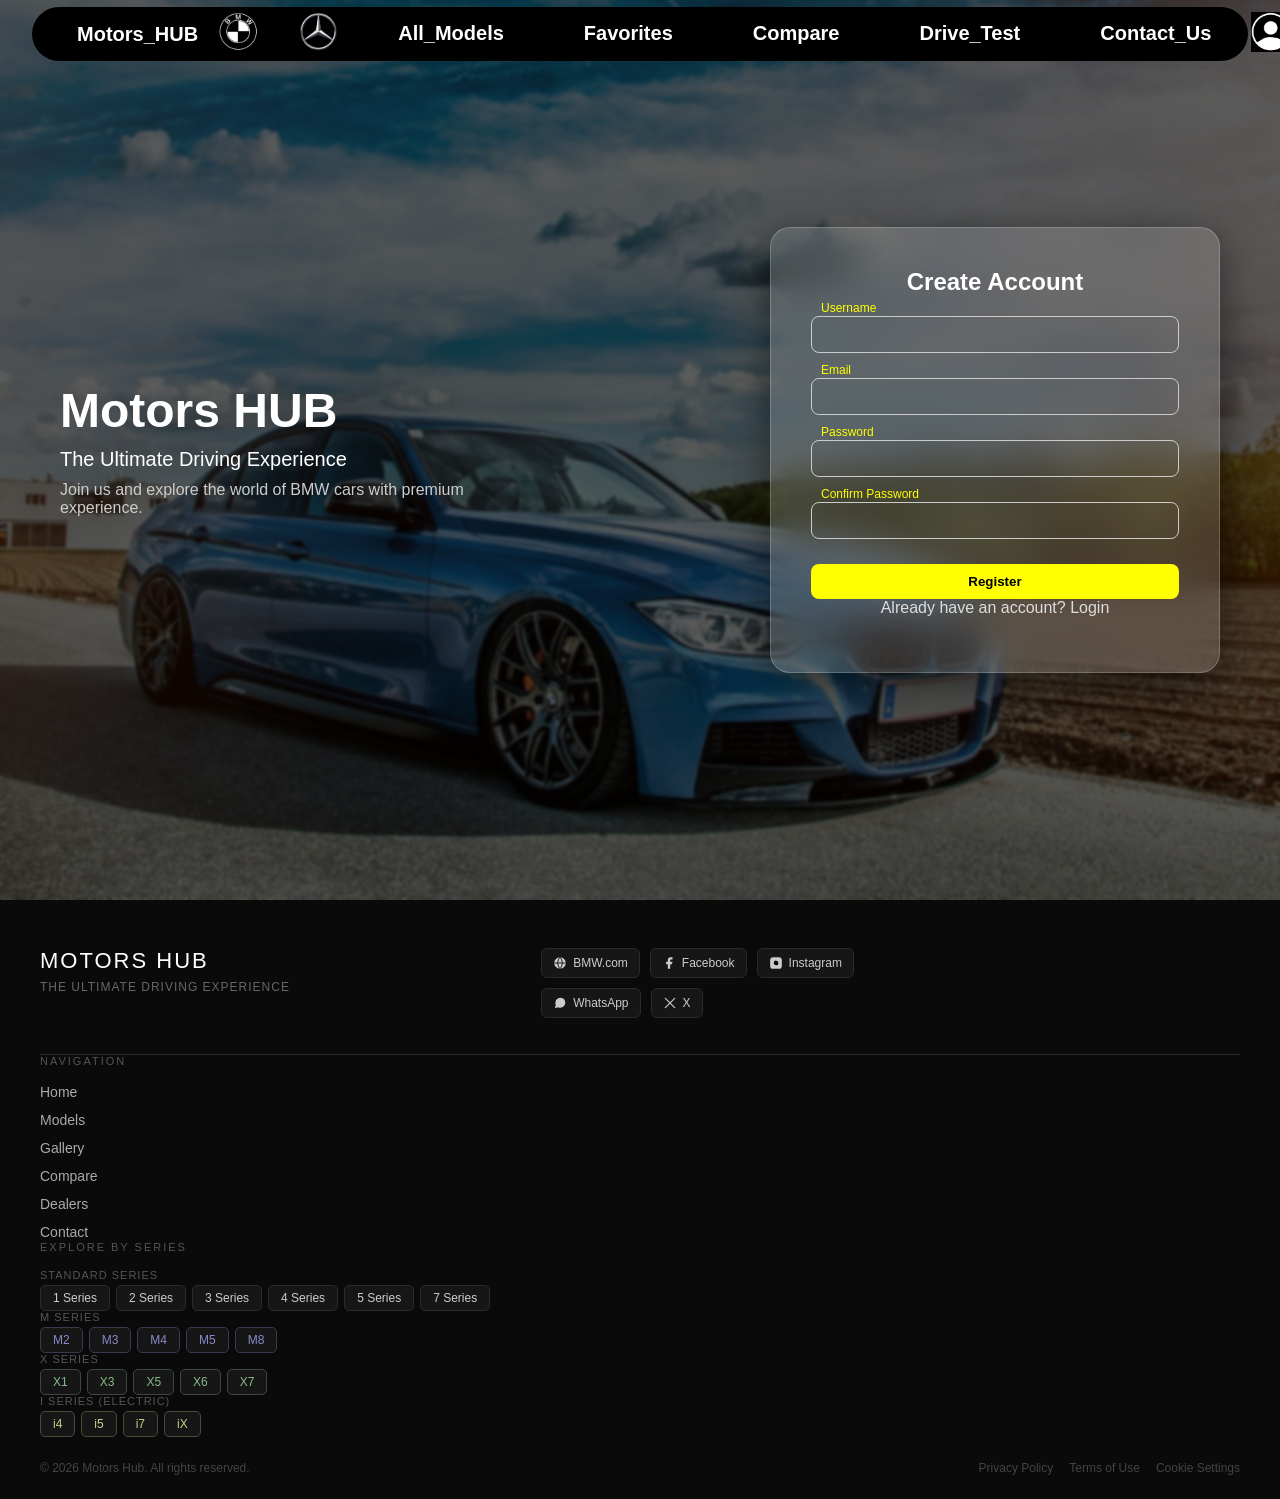
<file: register.html>
<!DOCTYPE html>
<html lang="en">

<head>
    <meta charset="UTF-8">
    <meta name="viewport" content="width=device-width, initial-scale=1.0">
    <link rel="stylesheet" href="css/style.css">
    <title>Register</title>
</head>

<body>
<nav>
    <a href="index_1.html">
        <button>Motors_HUB</button>
    </a>  
    <div class="logos">                 
        <a href="index_1.html">
            <img src="images/logo.jpg" alt="Logo" class="logo">
        </a>
        <a href="index_1.html">
            <img src="images/mlogo.jpg" alt="Logo" class="logo">
        </a>
    </div>
    <div class="button">
        <a href="All models.html">
                <button>All_Models</button>
        </a>
        <a href="favorites.html">
                <button>Favorites</button>
        </a>
        <a href="compare.html">
                <button>Compare</button>
        </a>
        <a href="drive test.html">
            <button>Drive_Test</button>
        </a>
        <a href="contact_us.html" title="Contact">
            <button>Contact_Us</button>
        </a>
            <a href="login.html"  title="Login">
            <img src="images/login.jpg" alt="Logo" class="logo">
        </a>
            </div>
        <div class="theme-toggle">
            <div class="toggle-btn">
                <div class="ball"></div>
            </div>
        </div>
    </nav>

    <div class="mainRegister">
        <div class="leftSide">
            <h1>Motors HUB</h1>
            <p>The Ultimate Driving Experience</p>
            <span>Join us and explore the world of BMW cars with premium experience.</span>
        </div>

        <div class="container">
            <form id="registerForm">
                <h2>Create Account</h2>

                <div class="input-group">
                    <input type="text" id="regUsername">
                    <label>Username</label>
                </div>

                <div class="input-group">
                    <input type="email" id="email">
                    <label>Email</label>
                </div>

                <div class="input-group">
                    <input type="password" id="regPassword">
                    <label>Password</label>
                </div>

                <div class="input-group">
                    <input type="password" id="confirmPassword">
                    <label>Confirm Password</label>
                </div>

                <button type="submit" class="loginBtn" id="save-info">Register</button>

                <a href="login.html" class="forget">Already have an account? Login</a>
            </form>
        </div>
    </div>

    <footer>
        <div class="footer-top">
            <div>
                <p class="brand-name">MOTORS HUB</p>
                <p class="brand-tagline">The Ultimate Driving Experience</p>
            </div>
            <div class="social-row">
                <a class="social-btn" href="https://bmw.com" target="_blank">
                    <svg viewBox="0 0 24 24">
                        <circle cx="12" cy="12" r="10" />
                        <path
                            d="M2 12h20M12 2a15.3 15.3 0 0 1 4 10 15.3 15.3 0 0 1-4 10 15.3 15.3 0 0 1-4-10 15.3 15.3 0 0 1 4-10z"
                            fill="none" stroke="#0a0a0a" stroke-width="1.5" />
                    </svg>
                    BMW.com
                </a>
                <a class="social-btn" href="https://facebook.com" target="_blank">
                    <svg viewBox="0 0 24 24">
                        <path d="M18 2h-3a5 5 0 0 0-5 5v3H7v4h3v8h4v-8h3l1-4h-4V7a1 1 0 0 1 1-1h3z" />
                    </svg>
                    Facebook
                </a>
                <a class="social-btn" href="https://instagram.com" target="_blank">
                    <svg viewBox="0 0 24 24">
                        <rect x="2" y="2" width="20" height="20" rx="5" ry="5" />
                        <path d="M16 11.37A4 4 0 1 1 12.63 8 4 4 0 0 1 16 11.37z" fill="#0a0a0a" />
                        <line x1="17.5" y1="6.5" x2="17.51" y2="6.5" />
                    </svg>
                    Instagram
                </a>
                <a class="social-btn" href="https://wa.me/YOUR_NUMBER" target="_blank">
                    <svg viewBox="0 0 24 24">
                        <path
                            d="M21 11.5a8.38 8.38 0 0 1-.9 3.8 8.5 8.5 0 0 1-7.6 4.7 8.38 8.38 0 0 1-3.8-.9L3 21l1.9-5.7a8.38 8.38 0 0 1-.9-3.8 8.5 8.5 0 0 1 4.7-7.6 8.38 8.38 0 0 1 3.8-.9h.5a8.48 8.48 0 0 1 8 8v.5z" />
                    </svg>
                    WhatsApp
                </a>
                <a class="social-btn" href="https://x.com" target="_blank">
                    <svg viewBox="0 0 24 24">
                        <path d="M4 4l16 16M20 4 4 20" stroke="currentColor" stroke-width="2" fill="none"
                            stroke-linecap="round" />
                    </svg>
                    X
                </a>
            </div>
        </div>

        <div>
            <p class="col-title">Navigation</p>
            <ul class="nav-links">
                <li><a href="#">Home</a></li>
                <li><a href="#">Models</a></li>
                <li><a href="#">Gallery</a></li>
                <li><a href="#">Compare</a></li>
                <li><a href="#">Dealers</a></li>
                <li><a href="#">Contact</a></li>
            </ul>
        </div>

        <div class="series-grid">
            <div>
                <p class="col-title">Explore by series</p>
                <p class="series-label">Standard series</p>
                <div class="badge-row">
                    <a class="badge" href="#">1 Series</a>
                    <a class="badge" href="#">2 Series</a>
                    <a class="badge" href="#">3 Series</a>
                    <a class="badge" href="#">4 Series</a>
                    <a class="badge" href="#">5 Series</a>
                    <a class="badge" href="#">7 Series</a>
                </div>
            </div>
        </div>
        <div>
            <p class="series-label">M series</p>
            <div class="badge-row">
                <a class="badge m" href="#">M2</a>
                <a class="badge m" href="#">M3</a>
                <a class="badge m" href="#">M4</a>
                <a class="badge m" href="#">M5</a>
                <a class="badge m" href="#">M8</a>
            </div>
        </div>
        </div>
        <div>
            <p class="series-label">X series</p>
            <div class="badge-row">
                <a class="badge x" href="#">X1</a>
                <a class="badge x" href="#">X3</a>
                <a class="badge x" href="#">X5</a>
                <a class="badge x" href="#">X6</a>
                <a class="badge x" href="#">X7</a>
            </div>
        </div>
        <div>
            <p class="series-label">i series (electric)</p>
            <div class="badge-row">
                <a class="badge i" href="#">i4</a>
                <a class="badge i" href="#">i5</a>
                <a class="badge i" href="#">i7</a>
                <a class="badge i" href="#">iX</a>
            </div>
        </div>
        </div>

        </div>


        <div class="footer-bottom">
            <p class="copyright">© 2026 Motors Hub. All rights reserved.</p>
            <div class="legal-links">
                <a href="#">Privacy Policy</a>
                <a href="#">Terms of Use</a>
                <a href="#">Cookie Settings</a>
            </div>
        </div>
    </footer>


    <script src="https://code.jquery.com/jquery-3.7.1.min.js"></script>
    <script src="js/register.js"></script>

</body>

</html>
</file>
<file: css/style_1.css>
* {
  margin: 0;
  padding: 0;
  box-sizing: border-box;
}
body{
  padding-top: 80px;
  transition: background-color 0.4s ease,color 0.4s ease;
}
main{
  margin:15px 0;
  padding:20px;
  transition: background-color 0.4s ease,color 0.4s ease;
}

section{
  padding:15px;
  padding: none;
  transition: background-color 0.4s ease,color 0.4s ease;
}

nav {
  background-color: black;
  display: flex;
  align-items: center;
  justify-content: space-between;
  position:fixed;
  padding: 5px;
  border-radius:70px ;
  width: 95%;
  left : 50%;
  top: 0;
  transform: translateX(-50%);
  margin: 15px 0;
  z-index: 1000; 
}

nav img {
  height: 40px;
  margin-right: 20px;
}

nav h1 {
  color: black;
  font-size: 25px;
  margin: 5px;
  padding: 2px;
}

nav button {
  background-color: inherit;
  color: white;
  border: none;
  padding: 10px 20px;
  margin: 0 10px;
  cursor: pointer;
  font-size: 20px;
  border-radius: 5px;
}

.button{
  display:flex;
  gap: 20px;

}

.logos {
  display: flex;
  gap: 20px;
  align-items: center;
  margin :0 auto;

}

/*main grids page*/
.main-grid{
  display: flex;
  grid-template-columns: repeat(2,auto);
  gap: 50px;
  border: none;
  width: fit-content;
  border: none;
  transition: background-color 0.4s ease,color 0.4s ease;
}

/*sidebar layout filter*/
.filter-block{
  display: grid;
  grid-template-columns: repeat(2,1fr);
  gap: 10px;
  margin:15px;
  transition: background-color 0.4s ease,color 0.4s ease;
}

.type{
  border: 1px solid black;
  padding: 20px;
  text-align: center;
  border-radius: 4px;
  cursor: pointer;
  transition: 0.3s;
  background-color: #fff;
  display: flex;
  flex-direction: column;
  align-items: center;
  justify-content: center;
  transition: background-color 0.4s ease,color 0.4s ease;
}

.type:hover{
  background-color: #f9f9f9;
}

.type.active{
  color: white;
  font-weight: bold;
  box-shadow: 0 0 10px rgba(0, 173, 239, 0.5);
  background: #00adef;
}

.sidebar{
  flex: 1;
  background-color: #f5f5f5;
  min-height: 500px;
  padding: 20px;
  border-radius: 8px;
  transition: background-color 0.4s ease,color 0.4s ease;
}

h3.filter-header{
  color:white;
  background: #00adef ;
  transition: background-color 0.4s ease,color 0.4s ease;
}

/*grid layout*/
.cars{
  flex: 5;
  background-color: #f5f5f5;
  min-height: 500px;
  padding: 20px;
  border-radius: 8px;
  transition: background-color 0.4s ease,color 0.4s ease;
}

.grid {
  display: grid;
  grid-template-columns: repeat(4, 1fr);
  grid-template-rows: auto auto auto;
  gap: 15px;
}

.card {
  position: relative;
  text-decoration: none;
  color: white;
  overflow: hidden;
  border-radius: 10px;
  transition: background-color 0.4s ease,color 0.4s ease;
}

.card img {
  width: 100%;
  height: 200px;
  object-fit: cover;
  display: block;
}

.favorite{
  border-radius: 12px;
  background: rgba(255, 255, 255, 0.5);
  position:absolute;
  top: 10px;
  right: 10px;
  padding: 8px 16px;
  cursor: pointer;
  transition: background-color 0.4s ease,color 0.4s ease;
}

button.favorite.active:hover{
  background-color: red ;
  color: white;
}

.title {
  position: absolute;
  bottom: 0;
  width: 100%;
  background: rgba(0,0,0,0.4);
  text-align: center;
  transition: background-color 0.4s ease,color 0.4s ease;
}

.size{
  font-size: small;
  font-weight: bold;
}

.search-bar{
  text-align: center;
  margin: 20px auto;
  padding: 20px;
  display: block;
}

#priceSearch{
  border: 2px solid black;
  border-radius: 12px;
  text-align: center;
  padding:10px 40px;
}

.search{
  display: inline-flex;
  background: #00adef;
  color: white;
  border-radius: 20px;
  padding: 10px 12px;
  font-size: 13px;
}

/*gallery of images*/

.package{
  display: grid;
  grid-template-columns: repeat(2,auto);
  gap:10px;
}

.gallery{
  max-width: 600px;
  margin: auto;
}

.main{
  position: relative;
  width: 100%;
  background: #f9f9f9;
  border-radius: 8px;
  overflow: hidden;
}

.video{
  margin-top: 50px;
  margin-left: 90px;
}

.video h3{
  background: none;
  color: #00adef;
  text-align: start;
}

.audio{
  margin-top: 50px;
  margin-left: 90px;
}

.audio h3{
  background: none;
  color: #00adef;
  text-align: start;
}

.main img{
  width: 100%;
  display: block;
  transition: 0.3s;
}

.thumb{
  display: flex;
  gap:10px;
  margin-top: 15px;
  overflow-x: auto;
  justify-content:first baseline;
}

.product{
  width: 84px;
  height: 84px;
  object-fit: cover;
  cursor: pointer;
  border: 2px solid transparent;
  border-radius: 4px;
  transition: 0.3s;
}

.product:hover, .product.active{
  border-color: #007bff;
}

/*buttons of the gallery*/
.btn{
  position: absolute;
  color: white;
  border: none;
  cursor: pointer;
  padding: 10px;
  top: 50%;
  transform: translateY(-50%);
  background: rgba(0,0,0,0.5);
  transition: background-color 0.4s ease,color 0.4s ease;
}

.prev{
  left: 10px;
}

.next{
  right: 10px;
}

/*cars information*/
.info{
  background: #ffffff;
  text-align: center;
  margin-bottom: 100px;
  font-size: 20px;
  padding: 30px;
  max-width: 500px;
  border-radius: 8px;
  display: flex;
  flex-direction: column;
  box-shadow: 0 4px 15px rgba(0, 0, 0, 0.6);
  font-family:'Segoe UI', Tahoma, Geneva, Verdana, sans-serif;
  transition: background-color 0.4s ease,color 0.4s ease;
}

.car-data{
  font-size: 22px;
  font-weight: bold;
  color: black;
  margin-bottom: 8px;
  transition: background-color 0.4s ease,color 0.4s ease;
}

.car-data-price{
  font-size: 20px;
  color:#00adef;
  font-weight: 600;
  margin-bottom: 20px;
  transition: background-color 0.4s ease,color 0.4s ease;
}

.info button{
  display: block;
  width: 100%;
  margin-bottom: 10px;
  padding: 12px;
  border: none;
  border-radius: 6px;
  background-color: #00adef;
  cursor: pointer;
  margin: 10px 0;
}

.info button:last-child{
  background: black;
  transition: background-color 0.4s ease,color 0.4s ease;
}

.info button:last-child:hover{
  background: #555;
}

.info button a{
  text-decoration: none;
  color: white;
  font-size: 14px;
  font-weight: 500;
  display: block;
}

.info button:hover{
  background-color: #33beff;
  box-shadow: 0 4px 8px rgba(0, 173, 239, 0.3);
}

a:hover{
  text-decoration: none;
}

.media-header{
  text-align: start;
  color: #00adef;
}

/*table layout*/
.paragraph{
  font-size: 20px;
  background: #e6f7ff;
  margin-top: 90px;
  border-left:4px solid #00adef;
  padding-bottom: 2px;
  border-radius: 8px;
  box-shadow: 0 2px 4px rgba(0, 0, 0, 0.6);
  transition: background-color 0.4s ease,color 0.4s ease;
}

.text{
  padding-left: 15px;
}

h3.Description{
  text-align: start;
  border: none;
  background: none;
  color: #0056b3;
  padding-left: 15px;
  transition: background-color 0.4s ease,color 0.4s ease;
}

.table-title{
  margin-top: 90px;
}

table{
  width: 100%;
  border: none;
  border-collapse:collapse;
  margin: 30px 0;
  table-layout: fixed;
}

table thead tr.head,table tfoot tr.head{
  background: #00adef;
  color: white;
  transition: background-color 0.4s ease,color 0.4s ease;
  
}

table th,table td{
  padding: 10px;
  text-align: center;
}

tr:nth-child(even){
  background: #f2f2f2;
  border-bottom: 2px solid #eee;
  transition: background-color 0.4s ease,color 0.4s ease;
}

tr:nth-child(odd){
  background: #ffffff;
  border-bottom: 2px solid #eee;
  transition: background-color 0.4s ease,color 0.4s ease;
}

tr:nth-child(even):hover{
  background: #ffffff;
  transition: 0.3s;
}

tr:nth-child(odd):hover{
  background: #f2f2f2;
  transition: 0.3s;
}

table thead tr.head:hover,table tfoot tr.head:hover{
  background: #33beff;
  transition: 0.3s;
}

/*form layout*/
form{
  display: flex;
  flex-direction: column;
  border:2px solid ;
  border-radius: 10px;
  background-color: rgba(255, 255, 255, 0.8);
  padding: 15px;
  margin: 150px;
  transition: background-color 0.4s ease,color 0.4s ease;
}

form input{
  margin: 10px;
  padding: 7px;
  transition: background-color 0.4s ease,color 0.4s ease;
}
form button{
  display: inline-flex;
  justify-content: flex-start;
  width: fit-content;
  padding: 8px 16px;
  background:#00adef;
  color: white;
  border-radius: 15px;
  transition: background-color 0.4s ease,color 0.4s ease;
}

.form{
  background-image: url("../photos/Drive test background/light mode background.jpg");
  background-size: cover;
  overflow: auto;
  margin-top: -80px;
  transition: background 0.4s ease,color 0.4s ease;
}

/*fonts type size(h)*/
h2{
  text-align: center;
}

h3{
  padding: 10px;
  border-radius: 12px;
  background: black;
  color: white; 
  text-align: center;
}

/*button to all program*/
button{
  border: none;
  cursor: pointer;
  background: none;
  padding: 20px;
  transition: background-color 0.4s ease,color 0.4s ease;
}

button.theme{
  color: white;
  margin:0 20px;
  border-radius: 25px;
  background: #00adef;
  transition: background-color 0.4s ease,color 0.4s ease;
}

/*footer*/
footer {
  background: #0a0a0a;
  color: #fff;
  padding: 48px 40px 24px;
}

.footer-top {
  display: grid;
  grid-template-columns: 1.4fr 1fr 1fr;
  gap: 40px;
  align-items: flex-start;
  padding-bottom: 36px;
  border-bottom: 0.5px solid #2a2a2a;
}

/* --- Brand Column --- */
.brand-name {
  font-size: 22px;
  font-weight: 500;
  letter-spacing: 2px;
  color: #fff;
  margin-bottom: 6px;
}

.brand-tagline {
  font-size: 12px;
  color: #666;
  letter-spacing: 1px;
  text-transform: uppercase;
  margin-bottom: 20px;
}

.social-row {
  display: flex;
  gap: 10px;
  flex-wrap: wrap;
}

.social-btn {
  display: flex;
  align-items: center;
  height: auto;
  gap: 6px;
  background: #161616;
  border: 0.5px solid #2a2a2a;
  border-radius: 6px;
  padding: 7px 11px;
  color: #ccc;
  font-size: 12px;
  text-decoration: none;
  transition: border-color 0.2s, color 0.2s;
}

.social-btn:hover {
  border-color: #555;
  color: #fff;
}

.social-btn svg {
  width: 14px;
  height: 14px;
  fill: currentColor;
}

.header-location{
  text-align: start;
}

/* --- Nav Column --- */
.col-title {
  font-size: 11px;
  font-weight: 500;
  letter-spacing: 2px;
  text-transform: uppercase;
  color: #555;
  margin-bottom: 16px;
}

.nav-links {
  list-style: none;
  display: flex;
  flex-direction: column;
  gap: 10px;
}

.nav-links a {
  color: #aaa;
  text-decoration: none;
  font-size: 14px;
  transition: color 0.2s;
}

.nav-links a:hover {
  color: #fff;
}

/* --- Series Column --- */
.series-grid {
  display: flex;
  flex-direction: column;
  gap: 10px;
}

.series-label {
  font-size: 11px;
  color: #555;
  letter-spacing: 1px;
  text-transform: uppercase;
  margin-bottom: 4px;
}

.badge-row {
  display: flex;
  gap: 6px;
  flex-wrap: wrap;
}

.badge {
  background: #161616;
  border: 0.5px solid #2a2a2a;
  border-radius: 5px;
  padding: 5px 12px;
  font-size: 12px;
  font-weight: 500;
  color: #ccc;
  text-decoration: none;
  transition: background 0.2s, border-color 0.2s, color 0.2s;
}

.badge:hover {
  background: #1d1d1d;
  border-color: #444;
  color: #fff;
}

/* M Series */
.badge.m { border-color: #3a3a4a; color: #8888cc; }
.badge.m:hover { background: #1a1a2e; border-color: #5555aa; color: #aaaaee; }

/* X Series */
.badge.x { border-color: #3a4a3a; color: #88bb88; }
.badge.x:hover { background: #1a2e1a; border-color: #55aa55; color: #aaeaaa; }

/* i Series */
.badge.i { border-color: #4a4a3a; color: #cccc88; }
.badge.i:hover { background: #2e2e1a; border-color: #aaaa55; color: #eeeaaa; }

/* --- Footer Bottom --- */
.footer-bottom {
  display: flex;
  align-items: center;
  justify-content: space-between;
  padding-top: 24px;
  flex-wrap: wrap;
  gap: 12px;
}

.copyright {
  font-size: 12px;
  color: #444;
}

.legal-links {
  display: flex;
  gap: 16px;
}

.legal-links a {
  font-size: 12px;
  color: #444;
  text-decoration: none;
}

.legal-links a:hover {
  color: #888;
}
</file>
<file: css/theme.css>
.dark-theme{
    background: #18191a;
    transition: background-color 0.4s ease,color 0.4s ease;
/*theme button*/
button.theme{
    color: white;
    background-color:#007bb0 ;
}

/*grid dark theme and list layout*/
.main-grid{
    gap: 30px;
    display: grid;
    grid-template-columns: 1fr 4fr;
}
.grid {
  display:flex;
  flex-direction: column;
  gap: 20px;
}
.cars{
    display: flex;
    border-radius: 8px;
    padding: 20px;
    background: #242526;
}
.sidebar{
    background: #242526;
    transition: background-color 0.4s ease,color 0.4s ease;
}
.card{
    display: flex;
    flex-direction: row;
    background: white;
    color: black;
    height: 200px;
    align-items: center;
    padding-right: 220px;
    width: 100%;
    padding-right: 550px;
    border-radius: 12px;
    overflow: hidden;
    margin-bottom: 20px;
    position: relative;
    transition: background-color 0.4s ease,color 0.4s ease;
}
.card img{
    width: 300px;
    height: 100%;
    object-fit: cover;
}
.title{
    position: static;
    background: transparent;
    color: #000;
    text-align: left;
    padding: 20px;
    font-weight: bold;
    font-size: 20px;
}
.size{
    font-size: 20px;
}
.search{
    background: #007bb0;
    transition: background-color 0.4s ease,color 0.4s ease;
}
.favorite{
    position: absolute;
    top: 20px;
    right: 20px;
    background: black;
    color: white;
}
.filter-header{
    background: #007bb0;
    transition: background-color 0.4s ease,color 0.4s ease;
}
.type.active{
    background: #007bb0;
    transition: background-color 0.4s ease,color 0.4s ease;
}

/*car-information dark-theme*/
.info{
    background:#242526;
    box-shadow: 0 4px 15px rgba(0, 0, 0, 0.4);
}
.car-data{
    color:  #e4e6eb;
}
.car-data-price{
    color: #007bb0;
}
.info button{
    background: #007bb0;
}
.info button:last-child{
    background: #e4e6eb;
    color: #18191a;
}
.info button a{
    color: white;
}
.info button:hover{
    transform: translateY(-2px);
    box-shadow: 0 6px 12px rgba(0,0,0,0.2);
}
.info button:active{
    transform: translateY(0);
}
.info button:last-child{
    background: #4e4f45;
}
.media-header{
  text-align: start;
  color: #007bb0;
}


/*gallery of images*/
.package{
  display: grid;
  grid-template-columns: repeat(2,auto);
  gap:10px;
}
.gallery{
  display: grid;  
  max-width: 700px;
  height: 400px;
  grid-template-columns: 1fr 100px;
  margin: auto;
  align-items: stretch;
}
.main{
  position: relative;
  width: 100%;
  height: 400px;
  background: #f9f9f9;
  border-radius: 12px;
  overflow: hidden;
}
.main img{
  width: 100%;
  height: 100%;
  display: block;
  border-radius: 12px;
  object-fit: cover;
  transition: 0.3s;
}
.thumb{
  display: flex;
  gap:10px;
  flex-direction: column;
  margin-left: 15px;
  padding-right: 120px;
  max-height: 400px;
  overflow-y: auto;
  overflow-x: hidden;
}
.product{
  width: 90px;
  height: 90px;
  flex-shrink: 0;
  object-fit:cover;
  cursor: pointer;
  border: 2px solid transparent;
  border-radius: 4px;
  transition: 0.3s;
}
.product:hover, .product.active{
  border-color: #007bff;
}

/*table dark-theme*/
.paragraph{
  background: #242526;
  border-left:4px solid #007bb0;
  color: white;
}
h3.Description{
    color: #40a9ff;
}
table thead tr.head,table tfoot tr.head{
    background:#007bb0;
    color: white;
}
tr:nth-child(even){
  background: #242526;
  border-bottom: 1px solid rgba(255,255,255,0.05);
}

tr:nth-child(odd){
  background: #1c1d1e;
  border-bottom: 1px solid rgba(255,255,255,0.05);
}
h2{
    color: #40a9ff;
}
table{
    color: #e4e6eb;
}
tr:hover {
  filter: brightness(1.2); 
  transition: 0.3s;
}

table thead tr.head:hover,table tfoot tr.head:hover {
  filter: brightness(0.9);
  transition: 0.3s;
}

/*form theme*/
form button{
    background: #007bb0;
    color: white;    
}
.form-title{
    color: black;
}
button.theme{
    background: #007bb0;
    border-radius: 25px;
}
.video h3{
    background: none;
    color: #007bb0;
    text-align: start;
}
.audio h3{
  background: none;
  color: #007bb0;
  text-align: start;
}
.form{
    background-image: url("../photos/Drive test background/dark mode background.jpg");
    background-size: cover;
    transition: background 0.4s ease,color 0.4s ease;
}
}
</file>
<file: css/style.css>
* {
    margin: 0;
    padding: 0;
    box-sizing: border-box;
    font-family: 'Segoe UI', sans-serif;
}

body .mainContentForm {
    height: 100vh;
    background: url("../media/bg01.jpg") no-repeat center center/cover;
    display: flex;
    justify-content: center;
    align-items: center;
    position: relative;
    transition: 0.4s;
}

body::before {
    content: "";
    position: absolute;
    width: 100%;
    height: 100%;
    background: rgba(0, 0, 0, 0.4);
    backdrop-filter: blur(1.5px);
    z-index: 1;
}

.loginBtn:hover{
    background: #e6e600;
}

.container {
    position: relative;
    z-index: 1;
    backdrop-filter: blur(20px);
    background: rgba(255, 255, 255, 0.15);
    padding: 40px;
    border-radius: 20px;
    width: 450px;
    color: white;
    box-shadow: 0 10px 40px rgba(0, 0, 0, 0.5);
    border: 1px solid rgba(255, 255, 255, 0.2);
}

body.dark .mainContentForm {
    background: url("../media/dark-bg.jpg") no-repeat  center/cover;
}

body.dark::before {
    background: rgba(0, 0, 0, 0.2);
}

body.dark .container {
    background: rgba(0, 0, 0, 0.5);
    color: #eee;
    border: 1px solid rgba(255, 255, 255, 0.1);
}

body.dark input {
    border: 1px solid #555;
    color: white;
}

body.dark .loginBtn {
    background: #4da3ff;
    color: white;
}

body.dark .loginBtn:hover{
    background:#3d82db ;
}

nav {
    background-color: black;
    display: flex;
    align-items: center;
    justify-content: space-between;
    position: fixed;
    padding: 5px;
    border-radius: 70px;
    width: 95%;
    left: 50%;
    transform: translateX(-50%);
    margin-top: 7px;
    z-index: 99;
}

nav img {
    height: 40px;
    margin-right: 20px;
}

nav h1 {
    color: black;
    font-size: 25px;
    margin: 5px;
    padding: 2px;
}

nav button {
    background-color: inherit;
    color: white;
    border: none;
    padding: 10px 20px;
    margin: 0 10px;
    cursor: pointer;
    font-size: 20px;
    border-radius: 5px;
}

.button {
    display: flex;
    gap: 20px;

}

.logos {
    display: flex;
    gap: 20px;
    align-items: center;
    margin: 0 auto;

}

h2 {
    text-align: center;
    margin-bottom: 20px;
}

.input-group {
    position: relative;
    margin-bottom: 25px;
}

.input-group input {
    width: 100%;
    padding: 10px;
    background: transparent;
    border: 1px solid #ccc;
    outline: none;
    color: white;
    border-radius: 8px;
}


.input-group input:focus {
    border: 2px solid yellow;
}


.input-group label {
    position: absolute;
    top: 50%;
    left: 10px;
    transform: translateY(-50%);
    color: #ccc;
    pointer-events: none;
    transition: 0.3s;
}

.input-group input:focus+label,
.input-group input:valid+label {
    top: -8px;
    font-size: 12px;
    color: yellow;
}


.forget {
    display: block;
    margin-bottom: 15px;
    color: #ddd;
    text-decoration: none;
    text-align: center;
}

.forget:hover {
    color: yellow;
}


button {
    width: 100%;
    padding: 10px;
    border: none;
    background: yellow;
    color: black;
    font-weight: bold;
    border-radius: 8px;
    cursor: pointer;
}


.theme-toggle {
    margin-right: 20px;
}

.toggle-btn {
    width: 60px;
    height: 30px;
    background: #ccc;
    border-radius: 20px;
    position: relative;
    cursor: pointer;
}

.ball {
    width: 25px;
    height: 25px;
    background: white;
    border-radius: 50%;
    position: absolute;
    top: 2px;
    left: 2px;
    transition: 0.3s;
}

a {
    text-decoration: none;
}

.icon {
    position: absolute;
    top: 7px;
    font-size: 14px;
}

.sun {
    left: 8px;
    color: orange;
}

.moon {
    right: 8px;
    color: black;
}

body.dark .container {
    background: rgba(0, 0, 0, 0.4);
}

body.dark .ball {
    left: 32px;
}


footer {
    background: #0a0a0a;
    color: #fff;
    padding: 48px 40px 24px;
}

.footer-top {
    display: grid;
    grid-template-columns: 1.4fr 1fr 1fr;
    gap: 40px;
    padding-bottom: 36px;
    border-bottom: 0.5px solid #2a2a2a;
}

.brand-name {
    font-size: 22px;
    font-weight: 500;
    letter-spacing: 2px;
    color: #fff;
    margin-bottom: 6px;
}

.brand-tagline {
    font-size: 12px;
    color: #666;
    letter-spacing: 1px;
    text-transform: uppercase;
    margin-bottom: 20px;
}

.social-row {
    display: flex;
    gap: 10px;
    flex-wrap: wrap;
}

.social-btn {
    display: flex;
    align-items: center;
    gap: 6px;
    background: #161616;
    border: 0.5px solid #2a2a2a;
    border-radius: 6px;
    padding: 7px 11px;
    color: #ccc;
    font-size: 12px;
    text-decoration: none;
    transition: border-color 0.2s, color 0.2s;
}

.social-btn:hover {
    border-color: #555;
    color: #fff;
}

.social-btn svg {
    width: 14px;
    height: 14px;
    fill: currentColor;
}

.col-title {
    font-size: 11px;
    font-weight: 500;
    letter-spacing: 2px;
    text-transform: uppercase;
    color: #555;
    margin-bottom: 16px;
}

.nav-links {
    list-style: none;
    display: flex;
    flex-direction: column;
    gap: 10px;
}

.nav-links a {
    color: #aaa;
    text-decoration: none;
    font-size: 14px;
    transition: color 0.2s;
}

.nav-links a:hover {
    color: #fff;
}

/* --- Series Column --- */
.series-grid {
    display: flex;
    flex-direction: column;
    gap: 10px;
}

.series-label {
    font-size: 11px;
    color: #555;
    letter-spacing: 1px;
    text-transform: uppercase;
    margin-bottom: 4px;
}

.badge-row {
    display: flex;
    gap: 6px;
    flex-wrap: wrap;
}

.badge {
    background: #161616;
    border: 0.5px solid #2a2a2a;
    border-radius: 5px;
    padding: 5px 12px;
    font-size: 12px;
    font-weight: 500;
    color: #ccc;
    text-decoration: none;
    transition: background 0.2s, border-color 0.2s, color 0.2s;
}

.badge:hover {
    background: #1d1d1d;
    border-color: #444;
    color: #fff;
}


.badge.m {
    border-color: #3a3a4a;
    color: #8888cc;
}

.badge.m:hover {
    background: #1a1a2e;
    border-color: #5555aa;
    color: #aaaaee;
}

/* X Series */
.badge.x {
    border-color: #3a4a3a;
    color: #88bb88;
}

.badge.x:hover {
    background: #1a2e1a;
    border-color: #55aa55;
    color: #aaeaaa;
}

/* i Series */
.badge.i {
    border-color: #4a4a3a;
    color: #cccc88;
}

.badge.i:hover {
    background: #2e2e1a;
    border-color: #aaaa55;
    color: #eeeaaa;
}

.footer-bottom {
    display: flex;
    align-items: center;
    justify-content: space-between;
    padding-top: 24px;
    flex-wrap: wrap;
    gap: 12px;
}

.copyright {
    font-size: 12px;
    color: #444;
}

.legal-links {
    display: flex;
    gap: 16px;
}

.legal-links a {
    font-size: 12px;
    color: #444;
    text-decoration: none;
}

.legal-links a:hover {
    color: #888;
}

/* ===== RESPONSIVE ===== */
@media (max-width: 768px) {
    footer {
        padding: 36px 20px 20px;
    }

    .footer-top {
        grid-template-columns: 1fr;
        gap: 32px;
    }
}

/* Register Layout */
.mainRegister {
    height: 100vh;
    display: flex;
    align-items: center;
    justify-content: space-between;
    padding: 60px;
    background: url("../media/bg01.jpg") no-repeat center center/cover;
    position: relative;
}

.mainRegister::before {
    content: "";
    position: absolute;
    inset: 0;
    width: 100%;
    height: 100%;
    background: rgba(0, 0, 0, 0.4);
    z-index: 0;
}

.leftSide {
    z-index: 1;
    color: white;
    max-width: 40%;
}

.leftSide h1 {
    font-size: 48px;
    margin-bottom: 10px;
}

.leftSide p {
    font-size: 20px;
    margin-bottom: 10px;
}

.leftSide span {
    color: #ccc;
}

.mainRegister .container {
    z-index: 1;
}

body.dark .mainRegister {
    background: url("../media/dark-bg.jpg") no-repeat center center/cover;
}

body.dark .mainRegister::before {
    background: rgba(0, 0, 0, 0.7);
}

.input-group input:hover {
    border: 1px solid #fff;
}

body.dark .input-group input:hover {
    border: 1px solid #aaa;
}
</file>
